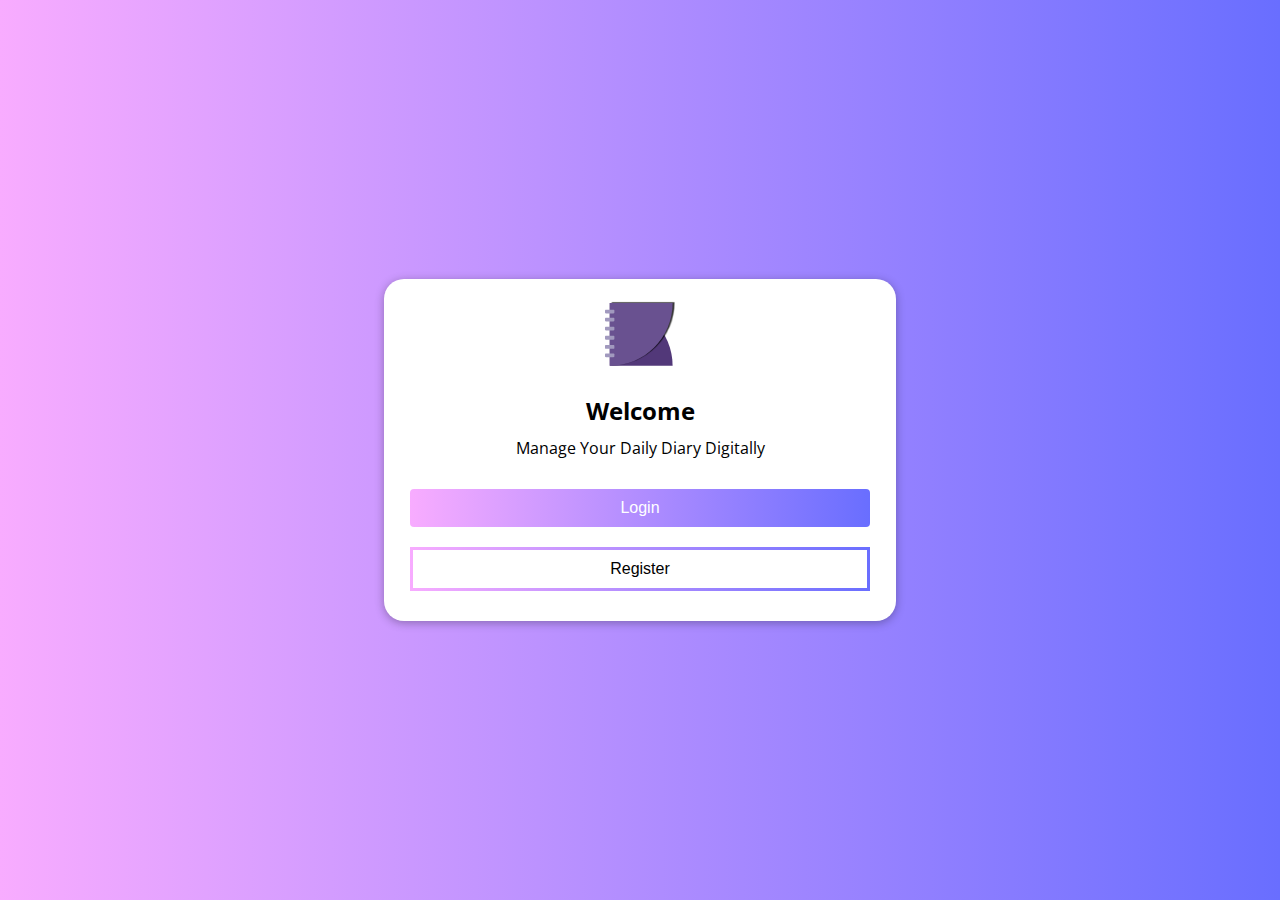
<file: frontend/index.html>
<!DOCTYPE html>
<html lang="en">
<head>
    <meta charset="UTF-8">
    <meta http-equiv="X-UA-Compatible" content="IE=edge">
    <meta name="viewport" content="width=device-width, initial-scale=1.0">
    <link rel="stylesheet" href="index.css">
    <link rel="shortcut icon" href="./assets/images/logo.png" type="image/x-icon">
    <script>
        user_id = localStorage.getItem("user_id")
        if (user_id !== null) {
            window.location.replace("./diary/main_screen/html/main.html");
        }
    </script>
    <title>Personal Diary</title>
</head>
<body>
    <div class="container">
        <img src="./assets/svg/logo.svg" alt="logo" class="logo">
        <h2>Welcome</h2>
        <p>Manage Your Daily Diary Digitally</p>
            <button class="login" id="login">Login</button>
            <button class="register" id="register">Register</button>
        
    </div>

    <script src="index.js"></script>
</body>
</html>
</file>
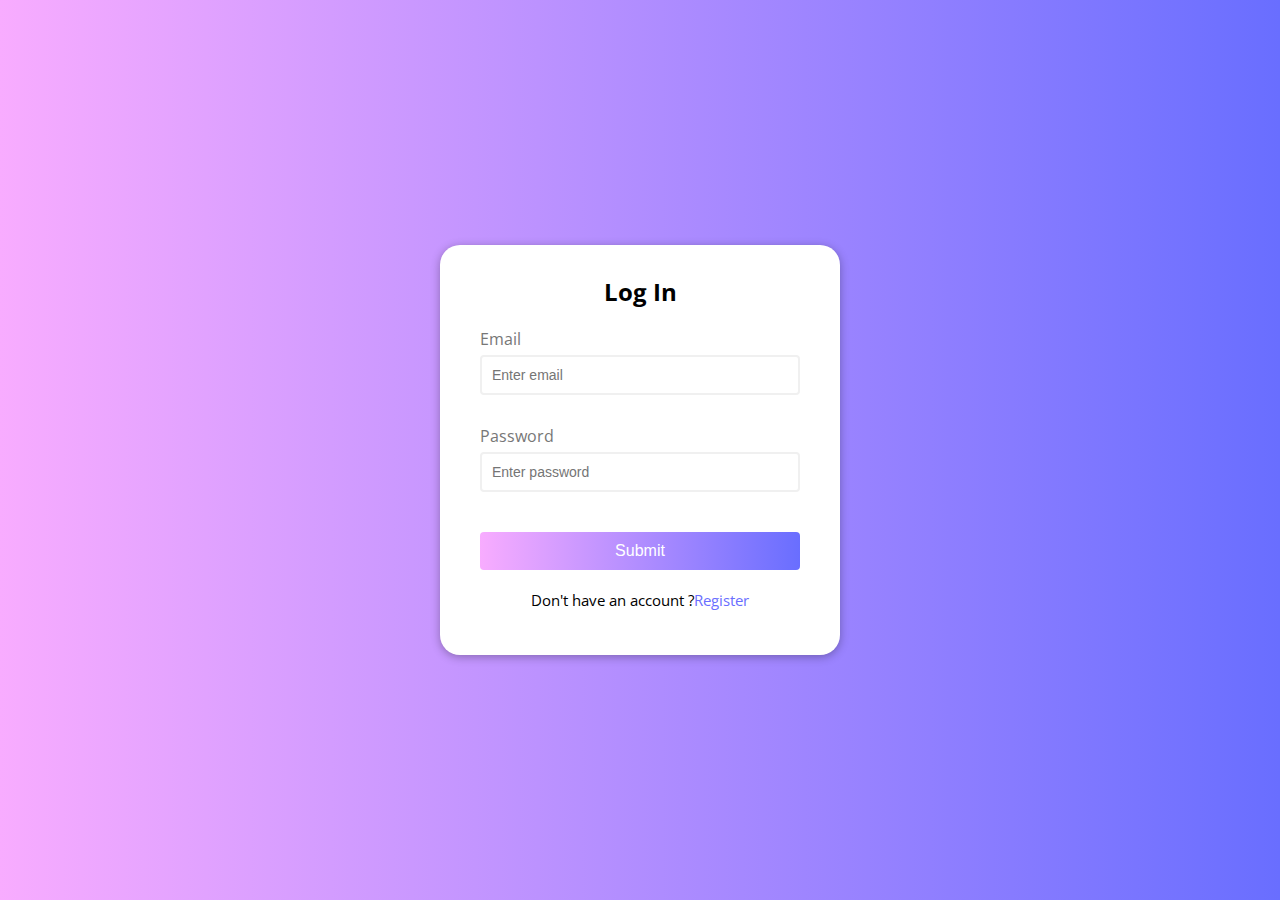
<file: frontend/auth/html/login.html>
<!DOCTYPE html>
<html lang="en">
<head>
    <meta charset="UTF-8">
    <meta http-equiv="X-UA-Compatible" content="IE=edge">
    <meta name="viewport" content="width=device-width, initial-scale=1.0">
    <link rel="shortcut icon" href="../../assets/images/logo.png" type="image/x-icon">
    <link rel="stylesheet" href="../css/login.css">
    <script>
        function preventBack() { window.history.forward(); }
        setTimeout("preventBack()", 0);
        window.onunload = function () { null };
    </script>
    <title>Personal Diary-Login</title>
</head>
<body>
    <div class="container">
        <form id="form" class="form">
            <h2>Log In</h2>
            <div class="form-control">
                <label for="email">Email</label>
                <input type="email" id="email" placeholder="Enter email">
                <small>Error Message</small>
            </div>
            <div class="form-control">
                <label for="password">Password</label>
                <input type="password" id="password" placeholder="Enter password">
                <small>Error Message</small>
            </div>
            <div class="error">
                <small id="error"></small>
            </div>
            <button>Submit</button>
            <p>Don't have an account ? <span id="register"> Register</span></p>
        </form>
    </div>

    <script src="../js/login.js"></script>
</body>
</html>
</file>
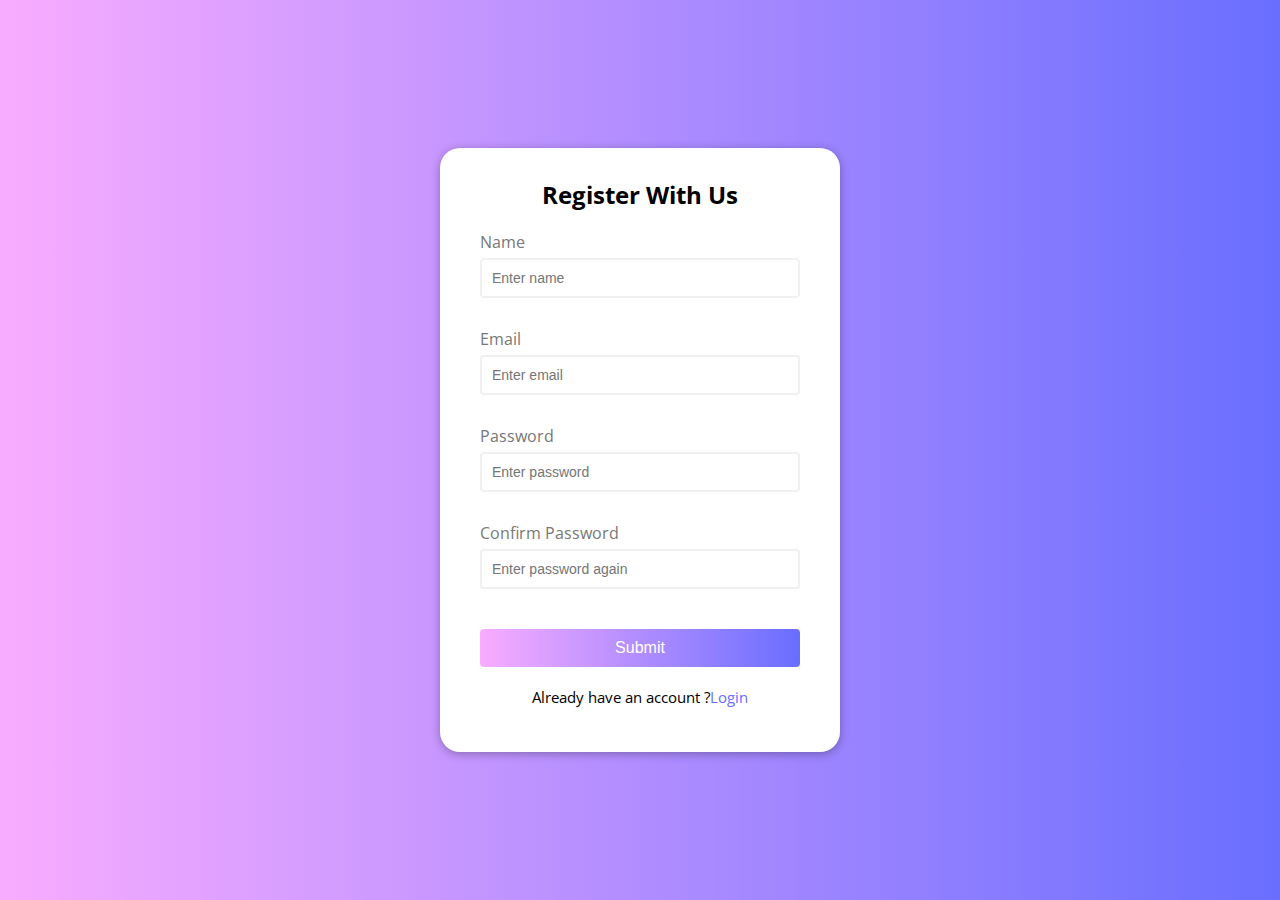
<file: frontend/auth/html/register.html>
<!DOCTYPE html>
<html lang="en">
<head>
    <meta charset="UTF-8">
    <meta http-equiv="X-UA-Compatible" content="IE=edge">
    <meta name="viewport" content="width=device-width, initial-scale=1.0">
    <link rel="stylesheet" href="../css/register.css">
    <link rel="shortcut icon" href="../../assets/images/logo.png" type="image/x-icon">
    <script>
        function preventBack() { window.history.forward(); }
        setTimeout("preventBack()", 0);
        window.onunload = function () { null };
    </script>
    <title>Personal Diary-Register</title>
</head>
<body>
    <div class="container">
        <form id="form" class="form">
            <h2>Register With Us</h2>
            <div class="form-control">
                <label for="username">Name</label>
                <input type="text" id="username" placeholder="Enter name">
                <small>Error Message</small>
            </div>
            <div class="form-control">
                <label for="email">Email</label>
                <input type="email" id="email" placeholder="Enter email">
                <small>Error Message</small>
            </div>
            <div class="form-control">
                <label for="password">Password</label>
                <input type="password" id="password" placeholder="Enter password">
                <small>Error Message</small>
            </div>
            <div class="form-control">
                <label for="password2">Confirm Password</label>
                <input type="password" id="password2" placeholder="Enter password again">
                <small>Error Message</small>
            </div>
            <div class="error">
                <small id="error"></small>
            </div>
            <button>Submit</button>
            <p>Already have an account ? <span id="login"> Login</span></p>
        </form>
    </div>

    <script src="../js/register.js"></script>
</body>
</html>
</file>
<file: frontend/index.css>
@import url('https://fonts.googleapis.com/css2?family=Open+Sans&display=swap');

*{
    box-sizing: border-box;
}

body{
    background-image: linear-gradient(to right, #F8ACFF , #696EFF);
    font-family: 'Open Sans', sans-serif;
    display: flex;
    align-items: center;
    justify-content: center;
    min-height: 100vh;
    margin: 0;
}

.container{
    background-color: #fff;
    border-radius: 20px;
    box-shadow: 0 2px 10px rgba(0, 0, 0, 0.3);
    width: 400px;
    display: flex;
    align-items: center;
    justify-content: center;
    flex-direction: column;
    min-height: 30%;
    width: 40%;
}

.logo{
    height: 70px;
    width: 70px;
    margin:20px 0 0 0;
}

h2{
    margin-top: 25px;
    margin-bottom: 10px;
}

p{
    margin-top: 0;
    margin-bottom: 10px;
}

.login {
    cursor: pointer;
    background-image: linear-gradient(to right, #F8ACFF , #696EFF);
    border: none;
    border-radius: 4px;
    color:#fff;
    display: block;
    font-size: 16px;
    padding: 10px;
    margin-top: 20px;
    width: 90%;
}

.register {
    cursor: pointer;
    border: 3px solid transparent;
    border-radius:20px; 
    border-image-source:  linear-gradient(to right, #F8ACFF , #696EFF); 
    border-image-slice: 5;
    background-color: transparent;
    color:black;
    display: block;
    font-size: 16px;
    padding: 10px;
    margin-top: 20px;
    margin-bottom: 30px;
    width: 90%;
}
</file>
<file: frontend/auth/css/login.css>
@import url('https://fonts.googleapis.com/css2?family=Open+Sans&display=swap');

:root{
    --success-color:#2ecc71;
    --error-color:#e74c3c;
}

*{
    box-sizing: border-box;
}

body{
    background-image: linear-gradient(to right, #F8ACFF , #696EFF);
    font-family: 'Open Sans', sans-serif;
    display: flex;
    align-items: center;
    justify-content: center;
    min-height: 100vh;
    margin: 0;
}

.container{
    background-color: #fff;
    border-radius: 20px;
    box-shadow: 0 2px 10px rgba(0, 0, 0, 0.3);
    width: 400px;
}

h2{
    text-align: center;
    margin: 0 0 20px;
}

.form {
    padding: 30px 40px ;
}

.form-control{
    margin-bottom: 10px;
    padding-bottom: 20px;
    position: relative;
}

.form-control label{
    color: #777;
    display: block;
    margin-bottom: 5px ;
}

.form-control input{
    border: 2px solid #f0f0f0;
    border-radius: 4px;
    display: block;
    width:100%;
    padding: 10px;
    font-size: 14px;
}

.form-control input:focus{
    outline: 0;
    border-color: #777;
}

.form-control.success input{
    border-color: var(--success-color);
}

.form-control.error input{
    border-color: var(--error-color);
}

.form-control small{
    color: #e74c3c;
    position: absolute;
    bottom: 0;
    left: 0;
    visibility: hidden;
}

.form-control.error small{
    visibility: visible;
}

.form button{
    cursor: pointer;
    background-image: linear-gradient(to right, #F8ACFF , #696EFF);
    border: none;
    border-radius: 4px;
    color:#fff;
    display: block;
    font-size: 16px;
    padding: 10px;
    margin-top: 20px;
    width: 100%;
}

.error{
    color:var(--error-color);
}

p{
    display: flex;
    align-items: center;
    justify-content: center;
    font-size: 15px;
    margin-top: 20px;
}

span{
    color: #696EFF;
    font-size: 15px;
    cursor: pointer;
}
</file>
<file: frontend/auth/css/register.css>
@import url('https://fonts.googleapis.com/css2?family=Open+Sans&display=swap');

:root{
    --success-color:#2ecc71;
    --error-color:#e74c3c;
}

*{
    box-sizing: border-box;
}

body{
    background-image: linear-gradient(to right, #F8ACFF , #696EFF);
    font-family: 'Open Sans', sans-serif;
    display: flex;
    align-items: center;
    justify-content: center;
    min-height: 100vh;
    margin: 0;
}

.container{
    background-color: #fff;
    border-radius: 20px;
    box-shadow: 0 2px 10px rgba(0, 0, 0, 0.3);
    width: 400px;
}

h2{
    text-align: center;
    margin: 0 0 20px;
}

.form {
    padding: 30px 40px ;
}

.form-control{
    margin-bottom: 10px;
    padding-bottom: 20px;
    position: relative;
}

.form-control label{
    color: #777;
    display: block;
    margin-bottom: 5px ;
}

.form-control input{
    border: 2px solid #f0f0f0;
    border-radius: 4px;
    display: block;
    width:100%;
    padding: 10px;
    font-size: 14px;
}

.form-control input:focus{
    outline: 0;
    border-color: #777;
}

.form-control.success input{
    border-color: var(--success-color);
}

.form-control.error input{
    border-color: var(--error-color);
}

.form-control small{
    color: #e74c3c;
    position: absolute;
    bottom: 0;
    left: 0;
    visibility: hidden;
}

.form-control.error small{
    visibility: visible;
}

.form button{
    cursor: pointer;
    background-image: linear-gradient(to right, #F8ACFF , #696EFF);
    border: none;
    border-radius: 4px;
    color:#fff;
    display: block;
    font-size: 16px;
    padding: 10px;
    margin-top: 20px;
    width: 100%;
}

.error{
    color:var(--error-color);
}

p{
    display: flex;
    align-items: center;
    justify-content: center;
    font-size: 15px;
    margin-top: 20px;
}

span{
    color: #696EFF;
    font-size: 15px;
    cursor: pointer;
}
</file>
